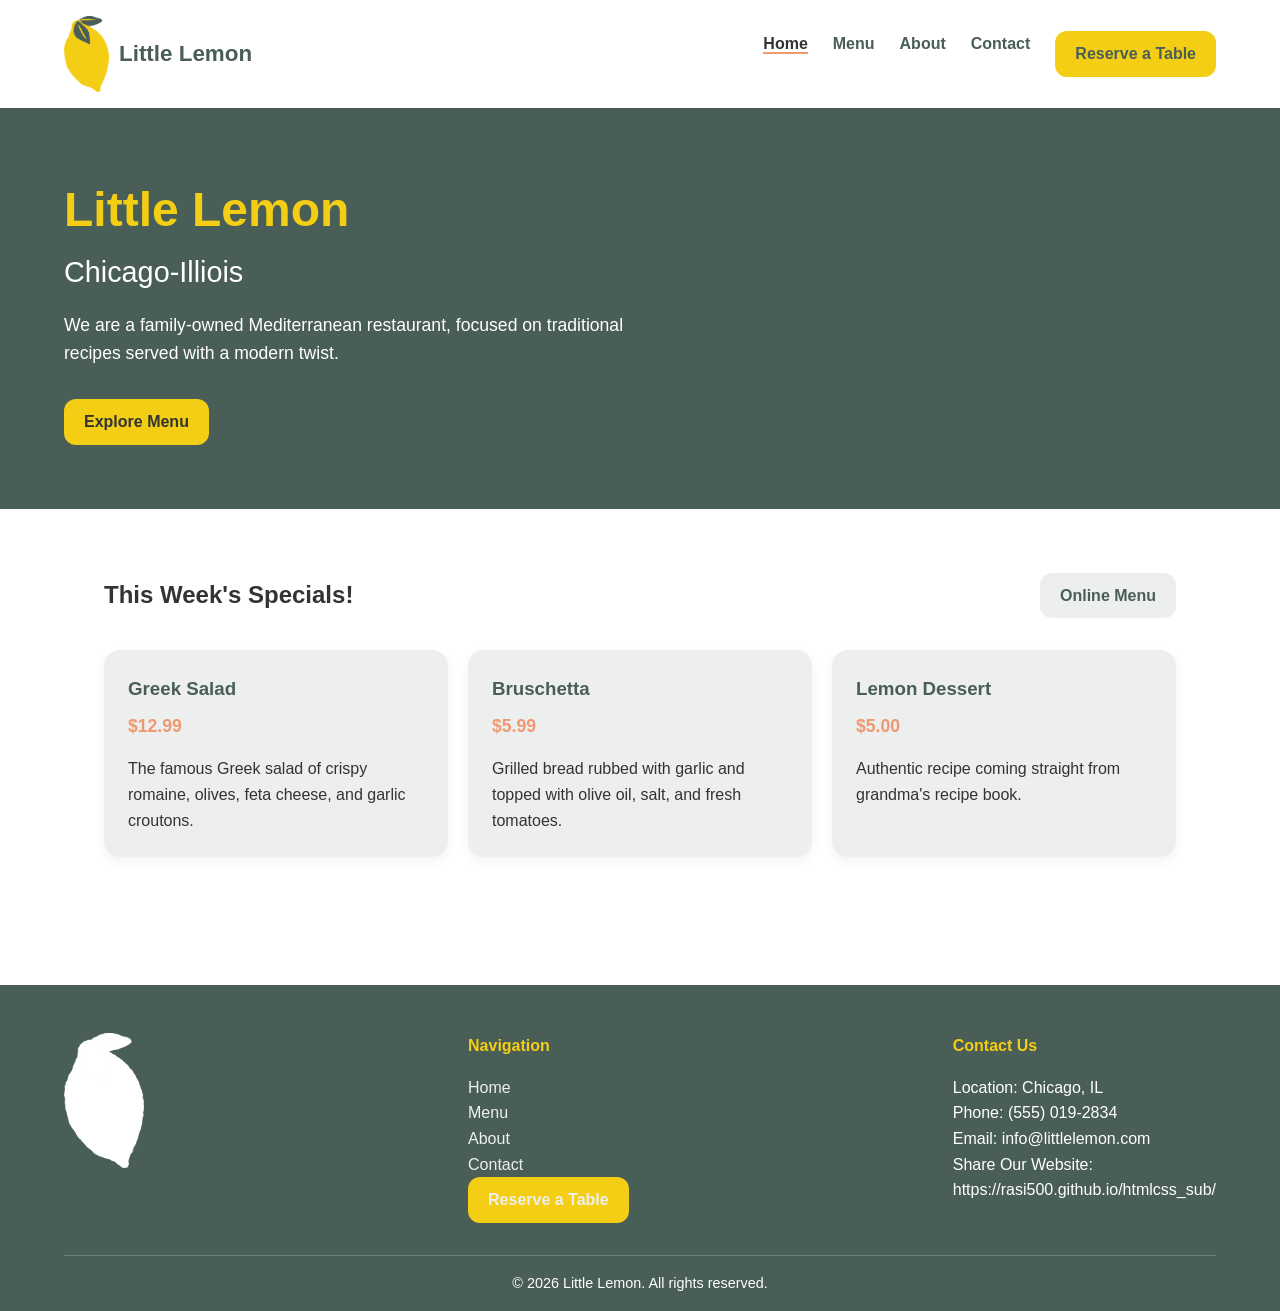
<file: index.html>
<!DOCTYPE html>
<html lang="en">

<head>
    <meta charset="UTF-8">
    <meta name="viewport" content="width=device-width, initial-scale=1.0">
    <title>Little Lemon - Mediterranean Restaurant</title>
    <meta name="description" content="Little Lemon Family Restaurant serving authentic Mediterranean cuisine.">
    <link rel="stylesheet" href="style.css">
</head>

<body>
    <!-- Top Navigation Header -->
    <header class="navbar">
        <a href="index.html" class="logo-link">
            <div class="logo-container">
                <img src="Asset 9@4x.png" alt="Little Lemon Logo" class="logo-img">
                <span class="logo-text">Little Lemon</span>
            </div>
        </a>
        <nav>
            <ul class="nav-links">
                <li><a href="index.html" class="active">Home</a></li>
                <li><a href="menu.html">Menu</a></li>
                <li><a href="about.html">About</a></li>
                <li><a href="contact.html">Contact</a></li>
                <li><a href="book_table.html" class="btn btn-primary nav-cta">Reserve a Table</a></li>
            </ul>
        </nav>

    </header>

    <main>
        <!-- Hero Banner Section -->
        <section class="hero">
            <div class="hero-content">
                <h1>Little Lemon</h1>
                <h2>Chicago-Illiois</h2>
                <p>We are a family-owned Mediterranean restaurant, focused on traditional recipes served with a modern
                    twist.</p>
                <a href="menu.html" class="btn btn-primary">Explore Menu</a>
            </div>
        </section>

        <!-- Featured Specials Section -->
        <section class="specials">
            <div class="section-header">
                <h2>This Week's Specials!</h2>
                <a href="menu.html" class="btn btn-secondary">Online Menu</a>
            </div>
            <div class="cards-grid">
                <article class="card">
                    <h3>Greek Salad</h3>
                    <p class="price">$12.99</p>
                    <p>The famous Greek salad of crispy romaine, olives, feta cheese, and garlic croutons.</p>
                </article>
                <article class="card">
                    <h3>Bruschetta</h3>
                    <p class="price">$5.99</p>
                    <p>Grilled bread rubbed with garlic and topped with olive oil, salt, and fresh tomatoes.</p>
                </article>
                <article class="card">
                    <h3>Lemon Dessert</h3>
                    <p class="price">$5.00</p>
                    <p>Authentic recipe coming straight from grandma's recipe book.</p>
                </article>
            </div>
        </section>
    </main>

    <!-- Footer -->
    <footer>
        <div class="footer-container">
            <div class="footer-col">
                <img src="Asset 9@4x.png" alt="Little Lemon Logo" class="footer-logo">
            </div>
            <div class="footer-col">
                <h4>Navigation</h4>
                <ul>
                    <li><a href="index.html">Home</a></li>
                    <li><a href="menu.html">Menu</a></li>
                    <li><a href="about.html">About</a></li>
                    <li><a href="contact.html">Contact</a></li>
                    <li><a href="book_table.html" class="btn btn-primary nav-cta">Reserve a Table </a></li>

            </div>
            <div class="footer-col">
                <h4>Contact Us</h4>
                <p>Location: Chicago, IL</p>
                <p>Phone: (555) 019-2834</p>
                <p>Email: info@littlelemon.com</p>
                <label for="share_Our web site">Share Our Website:</label>
                <p>https://rasi500.github.io/htmlcss_sub/</p>

            </div>
        </div>
        <div class="footer-bottom">
            <p>&copy; 2026 Little Lemon. All rights reserved.</p>
        </div>
    </footer>
</body>

</html>
</file>
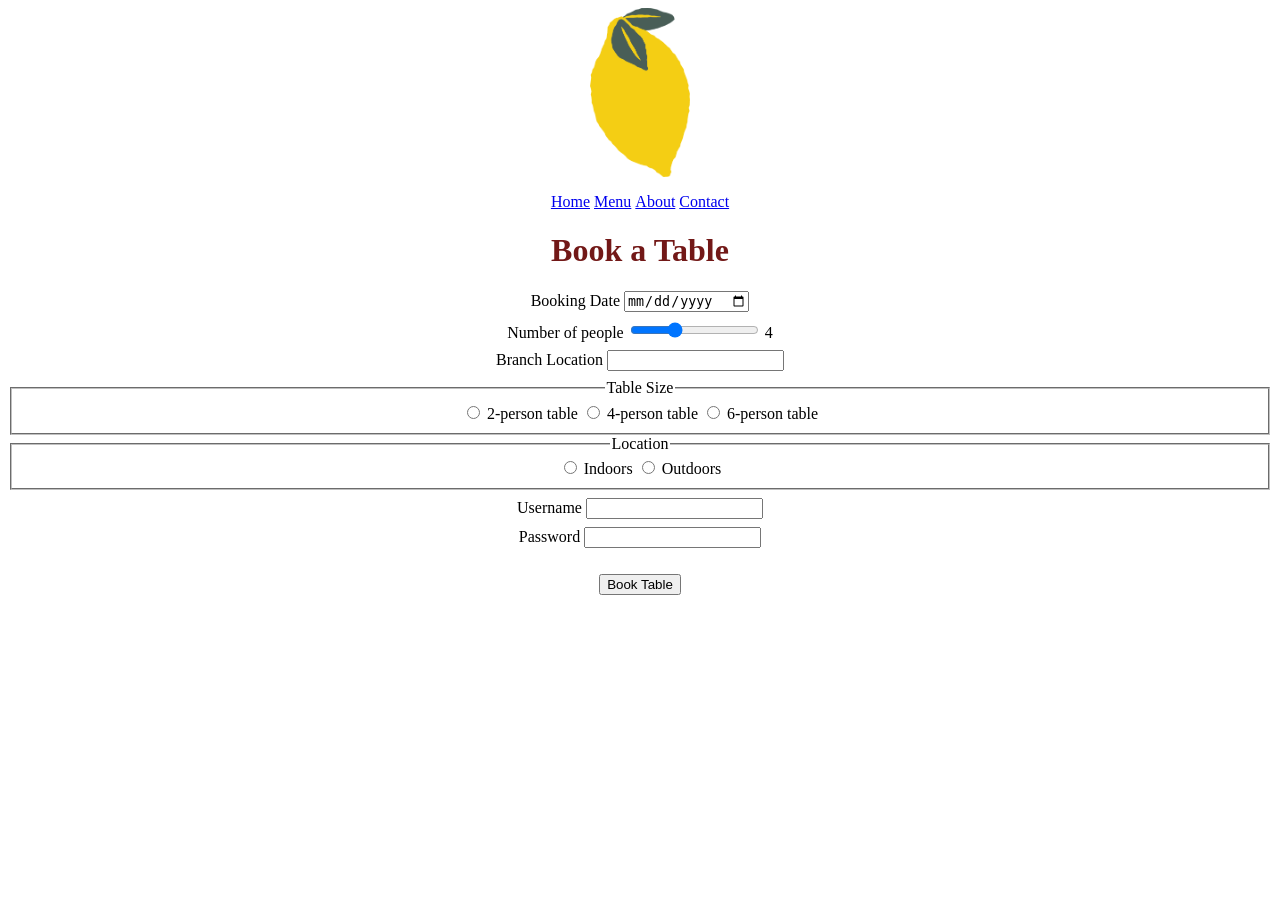
<file: book_table.html>
<!DOCTYPE html>
<html lang="en">

<head>
    <meta charset="UTF-8">
    <meta name="viewport" content="width=device-width, initial-scale=1.0">
    <title>Little Lemon - Book a Table</title>

    <meta property="og:title" content="Our Menu">
    <meta property="og:type" content="website">
    <meta property="og:image" content="logo.png">
    <meta property="og:url" content="https://littlelemon/">
    <meta property="og:description"
        content="Little Lemon is a family-owned Mediterranean restaurant, focused on traditional recipes served with a modern twist.">
    <meta property="og:locale" content="en_US">
    <meta property="og:site_name" content="Little Lemon">

    <link rel="stylesheet" href="style_limon.css">
</head>

<body>
    <header>
        <img src="Asset 9@4x.png" width="100" alt="Little Lemon logo">
    </header>

    <nav aria-label="Main Navigation">
        <ul>
            <li><a href="index.html" class="active" aria-current="page">Home</a></li>
            <li><a href="menu.html">Menu</a></li>
            <li><a href="about.html">About</a></li>
            <li><a href="contact.html">Contact</a></li>
        </ul>
    </nav>

    <main>
        <h1 id="form-heading">Book a Table</h1>

        <!-- Status message container for form submission feedback -->
        <div id="form-status" role="status" aria-live="polite"></div>

        <!-- Hidden iframe captures the Google Form response -->
        <iframe name="hidden_iframe" id="hidden_iframe" style="display:none;"
            onload="if(submitted){ handleFormResponse(); }"></iframe>

        <!-- Native HTML submission pointing to Google Forms -->
        <form id="booking-form"
            action="https://docs.google.com/forms/d/1JG6tEcdYPR2qWokPW4KFyw0IkGt7891aeMsl8CcObkg/formResponse"
            method="POST" target="hidden_iframe" onsubmit="submitted = true;" aria-labelledby="form-heading">

            <div>
                <label for="booking_date">Booking Date</label>
                <input type="date" id="booking_date" name="entry.1966042984" required aria-required="true">
            </div>

            <div>
                <label for="booking_people">Number of people</label>
                <input type="range" id="booking_people" name="entry.103849891" min="1" max="10" value="4"
                    aria-describedby="people-output"
                    oninput="document.getElementById('people-output').value = this.value">
                <output id="people-output" for="booking_people" aria-live="polite">4</output>
            </div>

            <div>
                <label for="booking_location">Branch Location</label>
                <input id="booking_location" name="entry.2014176179" list="branch-list">
                <datalist id="branch-list">
                    <option value="Downtown"></option>
                </datalist>
            </div>

            <fieldset id="size">
                <legend>Table Size</legend>
                <input type="radio" id="size-2" value="2" name="entry.22341789">
                <label for="size-2">2-person table</label>

                <input type="radio" id="size-4" value="4" name="entry.22341789">
                <label for="size-4">4-person table</label>

                <input type="radio" id="size-6" value="6" name="entry.22341789">
                <label for="size-6">6-person table</label>
            </fieldset>

            <fieldset id="location">
                <legend>Location</legend>
                <input type="radio" id="location-indoors" value="indoors" name="entry.1001779990">
                <label for="location-indoors">Indoors</label>

                <input type="radio" id="location-outdoors" value="outdoors" name="entry.1001779990">
                <label for="location-outdoors">Outdoors</label>
            </fieldset>

            <div>
                <label for="username">Username</label>
                <input type="text" id="username" name="entry.697096437" autocomplete="username" required
                    aria-required="true" minlength="2">
            </div>

            <div>
                <label for="password">Password</label>
                <input type="password" id="password" name="entry.344095484" autocomplete="current-password" required
                    aria-required="true" minlength="2">
            </div>

            <br>
            <button type="submit">Book Table</button>
        </form>
    </main>

    <script>
        let submitted = false;

        function handleFormResponse() {
            const statusDiv = document.querySelector('#form-status');
            const form = document.querySelector('#booking-form');

            statusDiv.textContent = 'Table successfully booked!';
            statusDiv.style.color = 'green';
            form.reset();
            document.querySelector('#people-output').value = '4';

            submitted = false;
        }
    </script>
</body>

</html>
</file>
<file: style.css>
/* Color Palette Variables */
:root {
    --primary-green: #495E57;
    --primary-yellow: #F4CE14;
    --secondary-orange: #EE9972;
    --secondary-light-green: #71807B;
    --bg-light: #EDEFEE;
    --text-dark: #333333;
    --text-light: #FFFFFF;
}

/* Global Reset */
* {
    box-sizing: border-box;
    margin: 0;
    padding: 0;
}

body {
    font-family: 'Karla', sans-serif, system-ui;
    color: var(--text-dark);
    background-color: #FFFFFF;
    line-height: 1.6;
}

/* Header & Navbar */
.navbar {
    display: flex;
    justify-content: space-between;
    align-items: center;
    padding: 1rem 5%;
    background-color: #FFFFFF;
    box-shadow: 0 2px 10px rgba(0,0,0,0.05);
    position: sticky;
    top: 0;
    z-index: 100;
}

.logo-link {
    text-decoration: none;
    color: inherit;
}

.logo-container {
    display: flex;
    align-items: center;
    gap: 10px;
}

.logo-img {
    width: 45px;
    height: auto;
}

.logo-text {
    font-size: 1.4rem;
    font-weight: 800;
    color: var(--primary-green);
}

.nav-links {
    display: flex;
    list-style: none;
    gap: 25px;
}

.nav-links a {
    text-decoration: none;
    color: var(--primary-green);
    font-weight: 600;
    transition: color 0.2s ease;
}

.nav-links a:hover,
.nav-links a.active {
    color: var(--secondary-black);
    border-bottom: 2px solid var(--secondary-orange);
}

/* Buttons (Call to Action) */
.btn {
    padding: 10px 20px;
    border-radius: 12px;
    text-decoration: none;
    font-weight: bold;
    display: inline-block;
    transition: transform 0.2s ease, background-color 0.2s ease;
    border: none;
    cursor: pointer;
}

.btn:hover {
    transform: translateY(-2px);
}

.btn-primary {
    background-color: var(--primary-yellow);
    color: var(--text-dark);
}

.btn-primary:hover {
    background-color: #e0bd0f;
}

.btn-secondary {
    background-color: var(--bg-light);
    color: var(--primary-green);
}

/* Hero Section */
.hero {
    background-color: var(--primary-green);
    color: var(--text-light);
    padding: 4rem 5%;
}

.hero-content {
    max-width: 600px;
}

.hero h1 {
    color: var(--primary-yellow);
    font-size: 3rem;
}

.hero h2 {
    font-size: 1.8rem;
    margin-bottom: 1rem;
    font-weight: 400;
}

.hero p {
    margin-bottom: 2rem;
    font-size: 1.1rem;
}

/* Specials Section */
.specials {
    padding: 4rem 5%;
    max-width: 1200px;
    margin: 0 auto;
}

.section-header {
    display: flex;
    justify-content: space-between;
    align-items: center;
    margin-bottom: 2rem;
}

.cards-grid {
    display: grid;
    grid-template-columns: repeat(auto-fit, minmax(280px, 1fr));
    gap: 20px;
}

.card {
    background-color: var(--bg-light);
    padding: 1.5rem;
    border-radius: 16px;
    box-shadow: 0 4px 12px rgba(0,0,0,0.05);
    display: flex;
    flex-direction: column;
}

.card h3 {
    color: var(--primary-green);
    margin-bottom: 0.5rem;
}

.card .price {
    color: var(--secondary-orange);
    font-weight: bold;
    font-size: 1.1rem;
    margin-bottom: 1rem;
}

/* Footer */
footer {
    background-color: var(--primary-green);
    color: var(--text-light);
    padding: 3rem 5% 1rem;
    margin-top: 4rem;
}

.footer-container {
    display: flex;
    justify-content: space-between;
    flex-wrap: wrap;
    gap: 30px;
    max-width: 1200px;
    margin: 0 auto 2rem;
}

.footer-logo {
    width: 80px;
    filter: brightness(0) invert(1); /* Makes dark logo white for dark background */
}

.footer-col h4 {
    color: var(--primary-yellow);
    margin-bottom: 1rem;
}

.footer-col ul {
    list-style: none;
}

.footer-col a {
    color: var(--bg-light);
    text-decoration: none;
}

.footer-bottom {
    text-align: center;
    border-top: 1px solid var(--secondary-light-green);
    padding-top: 1rem;
    font-size: 0.9rem;
}
</file>
<file: style_limon.css>
Abody {
    background-color: #E0E0E2;
}

ul {
    list-style-type: none;
    text-align: center;
    padding: 0px;
}

li {
    display: inline;
}

main {
    text-align: center;
}

footer {
    text-align: center;
}

h1 {
    color: #721817;
}

h2 {
    color: #721817;
}

.center-text {
    text-align: center;
}

img {
    display: block;
    margin-left: auto;
    margin-right: auto;
}

h2>span {
    color: #FA9F42;
    font-size: 0.75em;
}

form>div {
    margin-top: 0.5em;
    margin-bottom: 0.5em;
}

#copyright {
    padding-top: 12px;
    font-size: 0.75em;
}

input:focus:invalid {
    color: red;
    border: red 3px solid;
}
</file>
